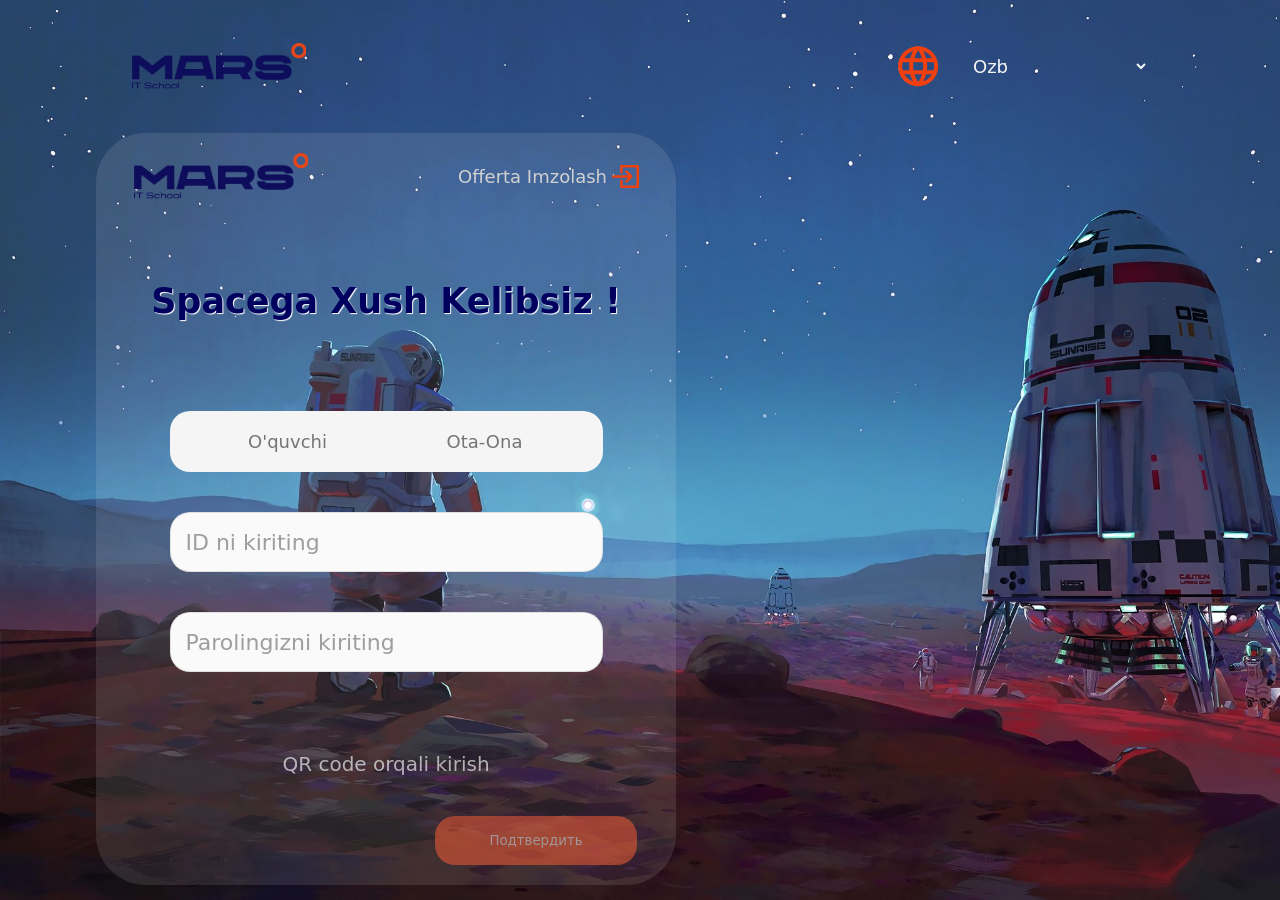
<file: index.html>
<!DOCTYPE html>
<html lang="en">

<head>
    <meta charset="UTF-8">
    <meta name="viewport" content="width=device-width, initial-scale=1.0">
    <link rel="stylesheet" href="main.css">
    <title>Mars Space</title>
</head>

<body>
    <header class="bg-image">
        <div class="container">
            <div class="header">
                <img class="logo" src="mars-img/mars-logo.svg" alt="logo">


                <div class="select">
                    <img class="laungage" src="mars-img/laungage.svg" alt="">
                    <select onchange="window.location.href=this.value">
                        <option class="option" value="">Ozb</option>
                        <option class="option" value="index.html">O'zb</option>
                        <option class="option" value="rus.html">Рус</option>
                    </select>
                </div>

            </div>
        </div>


        <div class="container">
            <div class="mars-log">
                <div class="loog-offert">
                    <img class="logo" src="mars-img/mars-logo.svg" alt="">
                    <div class="offerta">
                        <a href="#" class="offerta-item">Offerta Imzolash</a>
                        <img class="kirish-img" src="mars-img/kirish.svg" alt="">
                    </div>
                </div>

                <div class="reg-log">
                    <h1 class="welcome-space">Spacega Xush Kelibsiz !</h1>

                    <div class="jins">
                        <button id="oquvchi" class="jins-btn">O'quvchi</button>
                        <button id="otaOna" class="jins-btn">Ota-Ona</button>
                    </div>

                    <form id="form">
                        <input id="login" type="number" placeholder="ID ni kiriting">
                        <input id="password" type="password" placeholder="Parolingizni kiriting">
                        <p id="xato"></p>
                        <a href="#" class="qr-code">QR code orqali kirish</a>
                        <button class="submit-btn">Подтвердить</button>
                    </form>

                </div>

            </div>
        </div>
    </header>

    <script src="script.js"></script>
    <script src="student.js"></script>
</body>

</html>
</file>
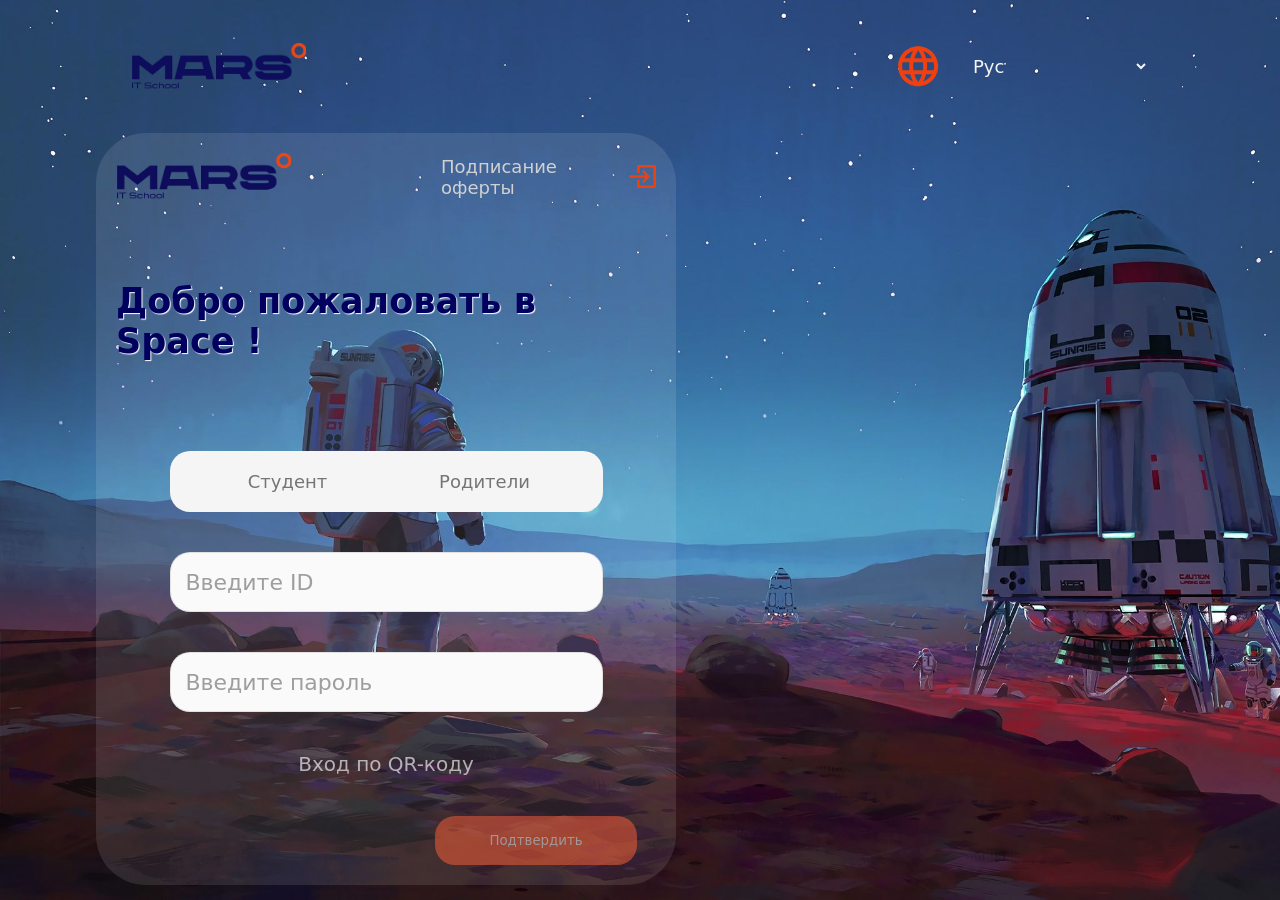
<file: rus.html>
<!DOCTYPE html>
<html lang="en">

<head>
    <meta charset="UTF-8">
    <meta name="viewport" content="width=device-width, initial-scale=1.0">
    <link rel="stylesheet" href="main.css">
    <title>Mars Space</title>
</head>

<body>
    <header class="bg-image">
        <div class="container">
            <div class="header">
                <img src="mars-img/mars-logo.svg" alt="logo">


                <div class="select">
                    <img src="mars-img/laungage.svg" alt="">
                    <select onchange="window.location.href=this.value">
                        <option class="option" value="">Рус</option>
                        <option class="option" value="index.html">O'zb</option>
                        <option class="option" value="rus.html">Рус</option>
                    </select>
                </div>

            </div>
        </div>


        <div class="container">
            <div class="mars-log">
                <div class="loog-offert">
                    <img src="mars-img/mars-logo.svg" alt="">
                    <div class="offerta">
                        <a href="#" class="offerta-item">Подписание оферты</a>
                        <img src="mars-img/kirish.svg" alt="">
                    </div>
                </div>

                <div class="reg-log">
                    <h1 class="welcome-space">Добро пожаловать в Space !</h1>

                    <div class="jins">
                        <button id="oquvchi" class="jins-btn">Cтудент</button>
                        <button id="otaOna" class="jins-btn">Родители</button>
                    </div>

                    <form id="form">
                        <input id="login" type="number" placeholder="Введите ID">
                        <input id="password" type="password" placeholder="Введите пароль">
                        <a href="#" class="qr-code">Вход по QR-коду</a>
                        <button class="submit-btn">Подтвердить</button>
                    </form>

                </div>

            </div>
        </div>
    </header>

    <script src="script.js"></script>
</body>

</html>
</file>
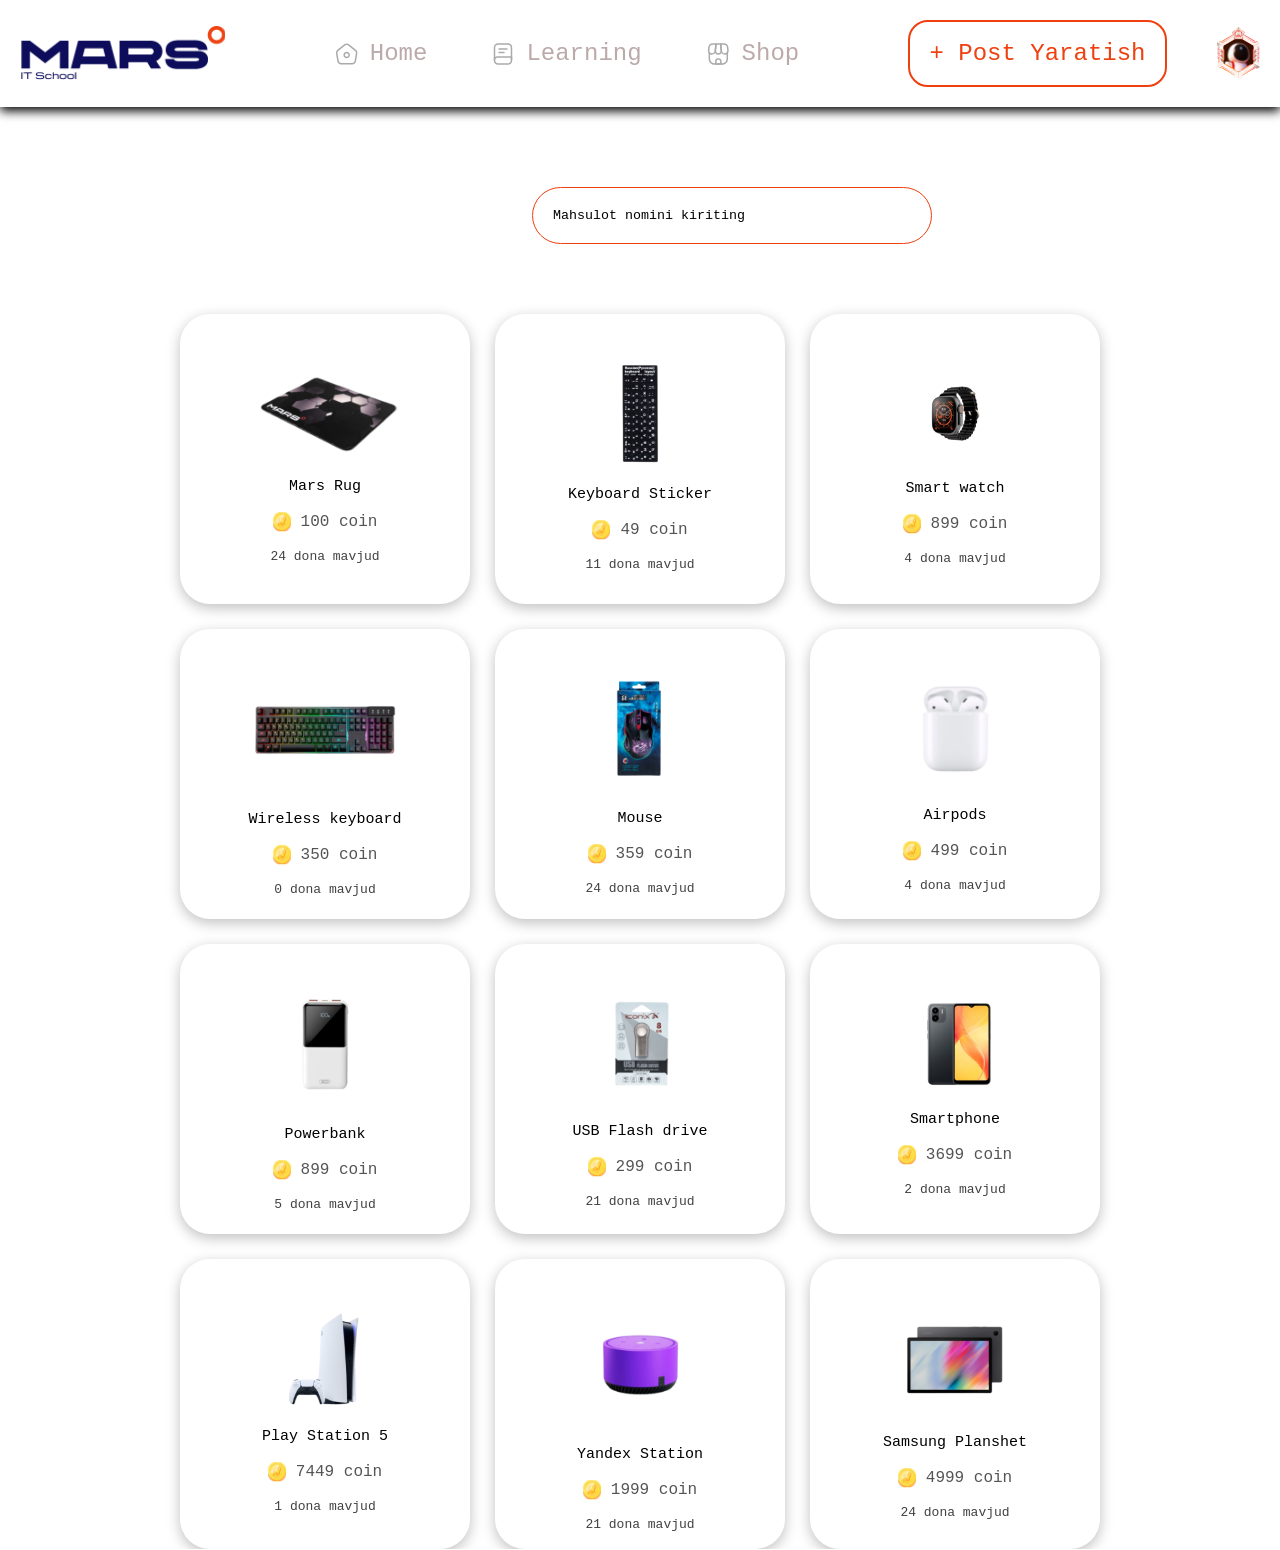
<file: shop.html>
<!DOCTYPE html>
<html lang="en">

<head>
    <meta charset="UTF-8">
    <meta name="viewport" content="width=device-width, initial-scale=1.0">
    <link rel="stylesheet" href="shop.css">
    <title>Document</title>
</head>

<body>
    <header>
        <div class="header-div">
            <img class="image-logo" src="mars-img/logo.svg" alt="logo">
            <nav class="header-nav">
                <ul class="header-ul">
                    <li class="header-li"> <img src="mars-img/home.svg" alt="navlogo"> <a class="header-a"
                            class="header-li" href="https://google.com">Home</a></li>
                    <li class="header-li"> <img src="mars-img/book.svg" alt="navlogo"> <a class="header-a"
                            class="header-li" href="https://google.com">Learning</a></li>
                    <li class="header-li"> <img src="mars-img/shop.svg" alt="navlogo"> <a class="header-a"
                            href="https://google.com">Shop</a></li>
                </ul>
            </nav>

            <div class="button-logo">
                <button class="post-button">+ Post Yaratish</button>
                <img src="mars-img/icon2.svg" alt="rasm">
            </div>
        </div>
    </header>

    <main>
        <section>

            <div class="container">
                <input class="input" type="text" placeholder="Mahsulot nomini kiriting">
                <div class="box-father">
                </div>
            </div>
        </section>
    </main>

    <script src="shop.js"></script>
</body>

</html>
</file>
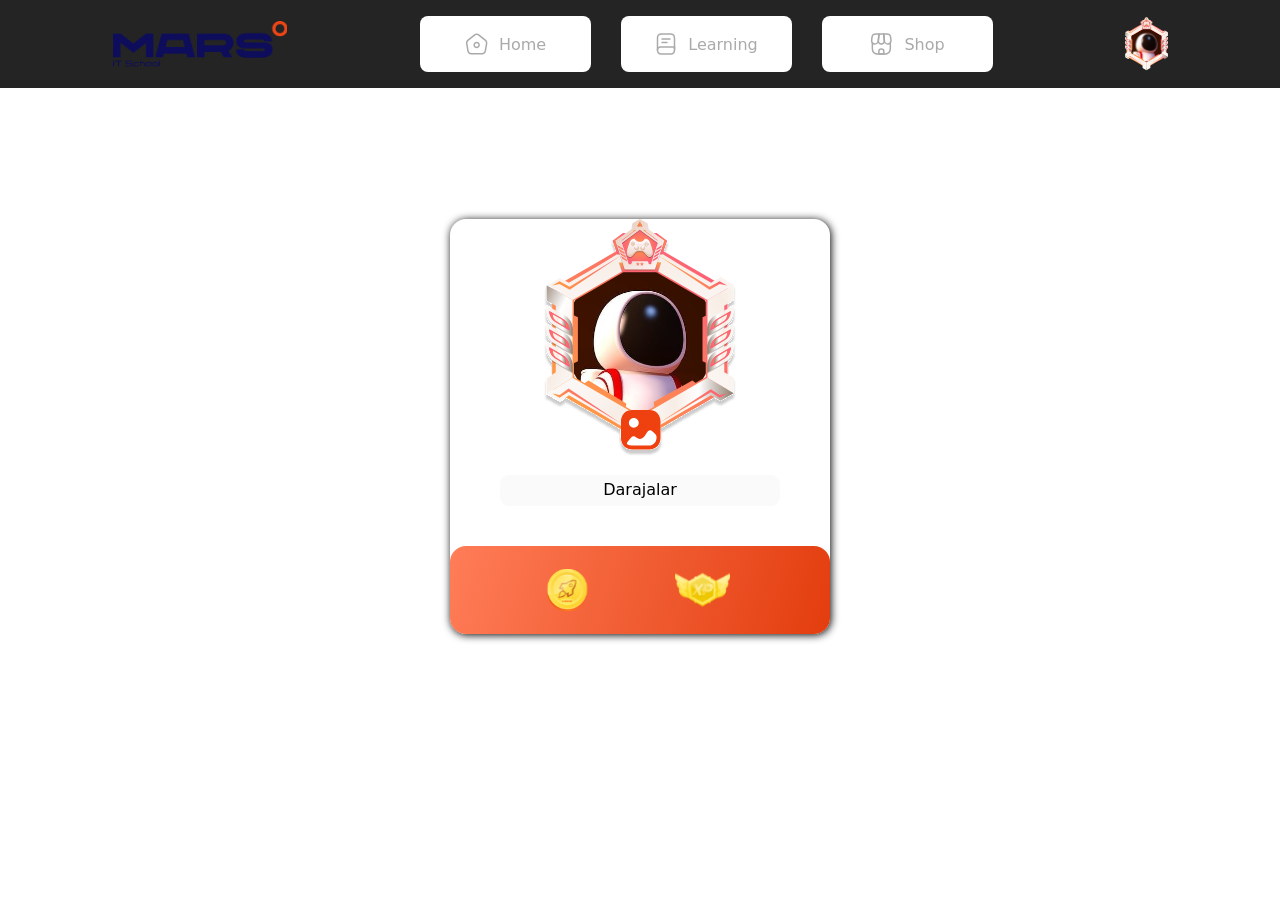
<file: space.html>
<!DOCTYPE html>
<html lang="en">

<head>
    <meta charset="UTF-8">
    <meta name="viewport" content="width=device-width, initial-scale=1.0">
    <link rel="stylesheet" href="main.css">
    <title>Mars IT</title>
</head>

<body>
    <header class="header-space">
        <div class="container">
            <div class="space-header">
                <img class="logo-mars" src="mars-img/mars-logo.svg" alt="">

                <div class="information">
                    <div class="box">
                        <img src="mars-img/home.svg" alt="">
                        <p class="info-item">Home</p>
                    </div>

                    <div class="box">
                        <img src="mars-img/book.svg" alt="">
                        <p class="info-item">Learning</p>
                    </div>

                    <div class="box2">
                        <img src="mars-img/shop.svg" alt="">
                        <a href="shop.html" class="info-item">Shop</a>
                    </div>
                </div>

                <img src="mars-img/icon2.svg" alt="">
            </div>
        </div>
    </header>

    <main>
        <section class="space-section">
            <div class="container">
                <div class="info-box">
                    <img src="mars-img/icon.svg" alt="">

                    <div class="daraja">
                        <p class="daraja-item">Darajalar</p>
                        <p class="yulduz"></p>
                    </div>

                    <div class="teacher-student">
                        <p class="student-name"></p>
                        <p class="teacher-name"></p>
                    </div>

                    <div class="coin-rank">
                        <div class="coin">
                            <img src="mars-img/coin.svg" alt="">
                            <p class="coin-number"></p>
                        </div>

                        <div class="rank">
                            <img src="mars-img/rank.svg" alt="">
                            <p class="rank-number"></p>
                        </div>
                    </div>
                </div>
            </div>
        </section>
    </main>

    <script src="script.js"></script>
    <script src="student.js"></script>
</body>

</html>
</file>
<file: main.css>
* {
    margin: 0;
    padding: 0;
    box-sizing: border-box;
    list-style: none;
    text-decoration: none;
    font-family: system-ui, -apple-system, BlinkMacSystemFont, 'Segoe UI', Roboto, Oxygen, Ubuntu, Cantarell, 'Open Sans', 'Helvetica Neue', sans-serif;
    font-weight: 500;
}

.container {
    max-width: 100%;
    width: 85%;
    margin: 0 auto;
}

.header {
    display: flex;
    justify-content: space-between;
    align-items: center;
    padding: 35px;
}

.select {
    display: flex;
    justify-content: center;
    align-items: center;
    gap: 10px;
}

select {
    width: 200px;
    padding: 20px;
    border: none;
    font-size: 18px;
    cursor: pointer;
    color: whitesmoke;
    background: none;
}

.option {
    background-color: rgb(28, 28, 28);
}

.bg-image {
    background-image: url(mars-img/mars.jpg);
    background-repeat: no-repeat;
    background-size: cover;
    height: 100vh;
}

.mars-log {
    display: flex;
    justify-content: center;
    align-items: center;
    flex-direction: column;
    gap: 131px;
    width: 580px;
    padding: 20px;
    border-radius: 50px;
    background-color: rgba(255, 255, 255, 0.1);
}

.loog-offert {
    display: flex;
    justify-content: center;
    align-items: center;
    gap: 150px;
}

.offerta {
    display: flex;
    justify-content: center;
    align-items: center;
    gap: 5px;
}

.offerta-item {
    font-size: 18px;
    color: #d1d1d1;
    transition: 450ms ease;
}

.offerta-item:hover {
    color: #F0400F;
}

.reg-log {
    display: flex;
    justify-content: center;
    align-items: center;
    flex-direction: column;
    gap: 40px;
}

.welcome-space {
    font-size: 35px;
    color: #02005f;
    font-weight: 700;
    text-shadow: 1px 1px 1px white;
    position: relative;
    bottom: 50px;
}

.jins {
    width: 433px;
    padding: 10px;
    background-color: #F5F5F5;
    border-radius: 20px;
    display: flex;
    justify-content: center;
    align-items: center;
    gap: 42px;
}

.jins-btn {
    width: 155px;
    padding: 10px;
    border: none;
    color: #757575;
    font-size: 18px;
    background: none;
    transition: 450ms ease;
    cursor: pointer;
}

.jins-btn:hover {
    background-color: white;
    color: black;
    border-radius: 15px;
}

.active {
    background-color: white;
    color: black;
    border-radius: 15px;
    border: 1px solid black;
}

input {
    width: 433px;
    padding: 15px;
    color: black;
    background: #FAFAFA;
    border: 1px solid #75757530;
    border-radius: 20px;
    font-size: 24px;
    outline: none;
}

input::placeholder {
    color: #757575B2;
    font-size: 22px;
}

form {
    display: flex;
    justify-content: center;
    align-items: center;
    flex-direction: column;
    gap: 40px;
}

.qr-code {
    color: #fdfdfda3;
    font-size: 20px;
    transition: 450ms ease;
}

.qr-code:hover {
    color: rgb(255, 255, 255);
}

.submit-btn {
    width: 202px;
    padding: 17px;
    color: white;
    background-color: #ff6136;
    opacity: 50%;
    transition: 450ms ease;
    border-radius: 20px;
    border: none;
    cursor: pointer;
    margin-left: 300px;
}

.submit-btn:hover {
    opacity: 100%;
}

.space-header {
    display: flex;
    justify-content: space-between;
    align-items: center;
    padding: 16px;
}

.header-space {
    background-color: #242424;
}

.information {
    display: flex;
    justify-content: center;
    align-items: center;
    gap: 8px;
}

.box {
    display: flex;
    justify-content: center;
    align-items: center;
    width: 171px;
    padding: 16px;
    gap: 10px;
    background-color: white;
    border-radius: 8px;
}

.info-item {
    color: #AAAAAA;
    font-size: 16px;
    cursor: pointer;
    transition: 450ms ease;
}

.info-item:hover {
    font-size: 18px;
    color: black;
}

.info-box {
    display: flex;
    justify-content: center;
    align-items: center;
    flex-direction: column;
    gap: 15px;
    width: 380px;
    box-shadow: 1px 1px 8px black;
    border-radius: 16px;
    margin: 12% auto;
}

.daraja {
    display: flex;
    justify-content: center;
    align-items: center;
    flex-direction: column;
    gap: 2px;
    width: 280px;
    padding: 5px;
    background: #FAFAFA;
    border-radius: 9px;
}

.teacher-student {
    display: flex;
    justify-content: center;
    align-items: center;
    flex-direction: column;
    gap: 10px;
}

.student-name {
    color: #0E0D5D;
    font-size: 24px;
    font-weight: 700;
}

.teacher-name {
    font-size: 16px;
    color: #BDBDBD;
    font-weight: 600;
}

.coin-rank {
    display: flex;
    justify-content: center;
    align-items: center;
    gap: 80px;
    width: 380px;
    padding: 16px;
    background: linear-gradient(286.17deg, #E33D0E 0%, #FF7D58 100%);
    border-radius: 16px;
}

.coin {
    display: flex;
    justify-content: center;
    align-items: center;
    gap: 5px;
}

.rank {
    display: flex;
    justify-content: center;
    align-items: center;
    gap: 5px;
}

.coin-number {
    font-size: 32px;
    color: white;
    font-weight: 700;
}

.rank-number {
    font-size: 32px;
    color: white;
    font-weight: 700;
}

.information {
    display: block;
    display: flex;
    justify-content: center;
    align-items: center;
    gap: 30px;
}

.box2 {
    display: flex;
    justify-content: center;
    align-items: center;
    width: 171px;
    padding: 16px;
    gap: 10px;
    background-color: white;
    border-radius: 8px;
}

@media (max-width:450px) {
    .bg-image {
        background-image: url(mars-img/mars.jpg);
        background-repeat: no-repeat;
        background-size: cover;
        height: 130vh;
    }

    .mars-log {
        width: 350px;
        padding: 20px;
        gap: 30px;
        margin: 0 auto;
    }

    .logo {
        width: 80px;
    }

    .loog-offert {
        gap: 100px;
    }

    .offerta-item {
        font-size: 12px;
    }

    .kirish-img {
        width: 15px;
    }

    .welcome-space {
        font-size: 24px;
        position: relative;
        bottom: 0;
    }

    input {
        width: 300px;
        font-size: 16px;
    }

    .jins {
        width: 300px;
    }

    .submit-btn {
        margin-left: 0;
    }

    .laungage {
        width: 30px;
    }

    .select {
        gap: 5px;
    }

    select {
        width: 100px;
        font-size: 16px;
    }

    .box {
        display: none;
    }

    .logo-mars {
        width: 100px;
    }

    .box2 {
        width: 101px;
        padding: 10px;
        gap: 10px;
    }

    .info-item {
        font-size: 12px;
    }

    .info-box {
        width: 300px;
    }

    .coin-rank {
        width: 300px;
        gap: 60px;
    }

    .coin-number{
        font-size: 24px;
    }

    .rank-number{
        font-size: 24px;
    }
}
</file>
<file: shop.css>
* {
    margin: 0;
    padding: 0;
    box-sizing: border-box;
    list-style: none;
    text-decoration: none;
    font-family: monospace;
}

.container {
    max-width: 100%;
    width: 95%;
    margin: 0 auto;
}

:root {
    --seriyrang: #BCAAAA;
    --olovrang: #EF400F;
    --card-color: #000000AB;
}

.header-div {
    display: flex;
    justify-content: space-between;
    align-items: center;
    box-shadow: 0px 4px 10px;
    padding: 20px;
}

.header-ul {
    display: flex;
    justify-content: center;
    align-items: center;
    gap: 64px;
}

.header-a {
    color: var(--seriyrang);
    font-size: 24px;
    transition: 400ms ease;
}

.header-li {
    display: flex;
    justify-content: center;
    align-items: center;
    gap: 11px;
}

.header-a:hover {
    color: var(--olovrang);
    border-bottom: 3px solid var(--olovrang);
    padding-bottom: 10px;
}

.post-button {
    width: 259px;
    padding: 18px;
    background-color: white;
    border: var(--olovrang) 2px solid;
    font-size: 24px;
    color: var(--olovrang);
    border-radius: 20px
}

.post-button:hover {
    background-color: var(--olovrang);
    color: white;
    transition: 400ms ease;
}

.post-button:active {
    background-color: aqua;
    color: black;
    border: 1px solid aqua;
}

.button-logo {
    display: flex;
    align-items: center;
    justify-content: center;
    gap: 50px;
}

.box-father {
    display: flex;
    justify-content: center;
    align-items: center;
    gap: 25px;
    margin-top: 150px;
    flex-wrap: wrap;
}

.box {
    display: flex;
    justify-content: center;
    align-items: center;
    flex-direction: column;
    gap: 5px;
    width: 290px;
    height: 290px;
    box-shadow: 0px 4px 13.3px 0px #00000040;
    border-radius: 30px;
    transition: 450ms ease;
}

.box:hover {
    border: 1px solid var(--olovrang);
    transform: scale(1.1);
}

.items {
    display: flex;
    justify-content: center;
    align-items: center;
    flex-direction: column;
    gap: 17px;
}

.coin-item {
    display: flex;
    justify-content: center;
    align-items: center;
    gap: 10px;
}

.model-name {
    color: black;
    font-size: 15px;
}

.price {
    color: #000000AB;
    font-size: 16px;
}

.kolichestva {
    font-size: 13px;
    color: #000000BF;
}

.input {
    width: 400px;
    padding: 20px;
    border-radius: 30px;
    position: relative;
    left: 500px;
    top: 80px;
    border: 1px solid var(--olovrang);
    outline: none;
    color: black;
    transition: 450ms ease;
}

.input:focus {
    box-shadow: 0px 10px 20px var(--olovrang);
    transform: translateY(-10px);
}

.input::placeholder {
    color: black;
}

@media (max-width:450px) {
    .post-button {
        display: none;
    }

    .header-ul {
        display: none;
    }

    .image-logo {
        width: 120px;
    }

    .input {
        width: 300px;
        position: relative;
        left: 65px;
    }
}
</file>
